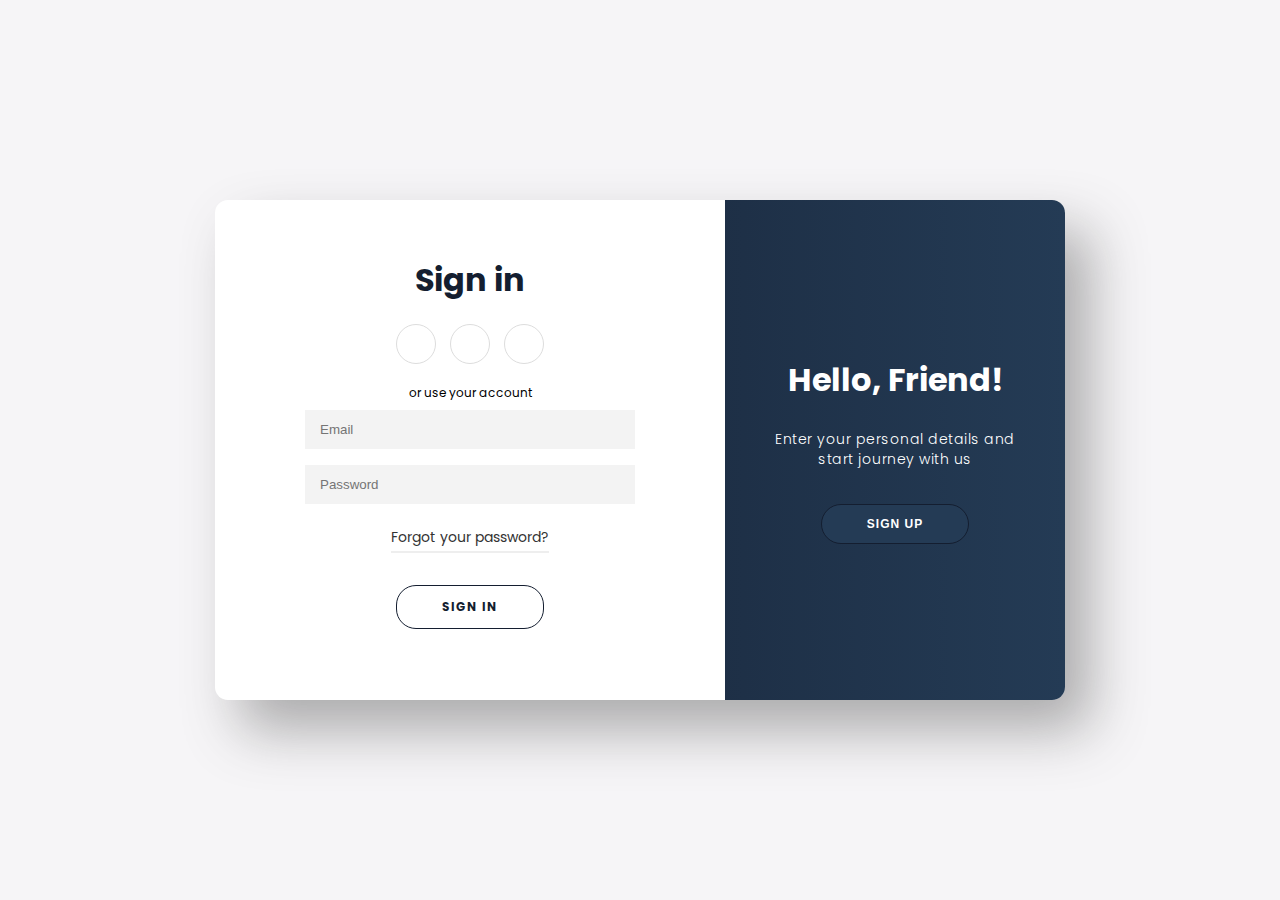
<file: index.html>
<!DOCTYPE html>
<html lang="en">
  <head>
    <meta charset="UTF-8" />
    <meta http-equiv="X-UA-Compatible" content="IE=edge" />
    <meta name="viewport" content="width=device-width, initial-scale=1.0" />
    <title>Sign in || Sign up from</title>

    <link
      rel="stylesheet"
      href="https://cdnjs.cloudflare.com/ajax/libs/font-awesome/6.1.1/css/all.min.css"
      integrity="sha512-KfkfwYDsLkIlwQp6LFnl8zNdLGxu9YAA1QvwINks4PhcElQSvqcyVLLD9aMhXd13uQjoXtEKNosOWaZqXgel0g=="
      crossorigin="anonymous"
      referrerpolicy="no-referrer"
    />

    <link rel="stylesheet" href="style.css" />
  </head>
  <body>
    <div class="container" id="container">
      <div class="form-container sign-up-container">
        <form action="#">
          <h1>Create Account</h1>
          <div class="social-container">
            <a href="#" class="social"><i class="fab fa-facebook-f"></i></a>
            <a href="#" class="social"><i class="fab fa-google-plus-g"></i></a>
            <a href="#" class="social"><i class="fab fa-linkedin-in"></i></a>
          </div>
          <span>or use your email for registration</span>
          <div class="infield">
            <input type="text" placeholder="Name" />
            <label></label>
          </div>
          <div class="infield">
            <input type="email" placeholder="Email" name="email" />
            <label></label>
          </div>
          <div class="infield">
            <input type="password" placeholder="Password" />
            <label></label>
          </div>
          <button>Sign Up</button>
        </form>
      </div>
      <div class="form-container sign-in-container">
        <form action="#">
          <h1>Sign in</h1>
          <div class="social-container">
            <a href="#" class="social"><i class="fab fa-facebook-f"></i></a>
            <a href="#" class="social"><i class="fab fa-google-plus-g"></i></a>
            <a href="#" class="social"><i class="fab fa-linkedin-in"></i></a>
          </div>
          <span>or use your account</span>
          <div class="infield">
            <input type="email" placeholder="Email" id="ed" />
            <label></label>
          </div>
          <div class="infield">
            <input type="password" placeholder="Password" id="pass" />
            <label></label>
          </div>
          <a href="#" class="forgot">Forgot your password?</a>
          <a href="#" onclick="login()" id="sign">Sign In</a>
        </form>
      </div>
      <div class="overlay-container" id="overlayCon">
        <div class="overlay">
          <div class="overlay-panel overlay-left">
            <h1>Welcome Back!</h1>
            <p>
              To keep connected with us please login with your personal info
            </p>
            <button>Sign In</button>
          </div>
          <div class="overlay-panel overlay-right">
            <h1>Hello, Friend!</h1>
            <p>Enter your personal details and start journey with us</p>
            <button>Sign Up</button>
          </div>
        </div>
        <button id="overlayBtn"></button>
      </div>
    </div>
    <script>
      const container = document.getElementById("container");
      const overlayCon = document.getElementById("overlayCon");
      const overlayBtn = document.getElementById("overlayBtn");

      overlayBtn.addEventListener("click", () => {
        container.classList.toggle("right-panel-active");

        overlayBtn.classList.remove("btnScaled");
        window.requestAnimationFrame(() => {
          overlayBtn.classList.add("btnScaled");
        });
      });
      function login() {
        let email = document.getElementById("ed").value;
        
        let password2 = document.getElementById("pass").value;

        let ackEmail = "aditya1234@gmail.com";
        let password = "testing1234";

        if (email == ackEmail && password2 == password) {
          window.location.href = "info.html";
        }
      }
    </script>
  </body>
</html>
</file>
<file: style.css>
@import url("https://fonts.googleapis.com/css2?family=Poppins:wght@100;200;300;400;500;600;700;800;900&display=swap");

* {
  padding: 0px;
  margin: 0px;
  box-sizing: border-box;
}

:root {
  --linear-grad: linear-gradient(to right, #141e30, #243b55);
  --grad-clr1: #141e30;
  --grad-clr2: #243b55;
}

body {
  height: 100vh;
  background: #f6f5f7;
  display: grid;
  place-content: center;
  font-family: "Poppins", sans-serif;
}
.container {
  position: relative;
  width: 850px;
  height: 500px;
  background-color: #fff;
  box-shadow: 25px 30px 55px #5557;
  border-radius: 13px;
  overflow: hidden;
}

.form-container {
  position: absolute;
  width: 60%;
  height: 100%;
  padding: 0px 40px;
  transition: all 0.6s ease-in-out;
}

.sign-up-container {
  opacity: 0;
  z-index: 1;
}
.sign-in-container {
  z-index: 2;
}
form {
  height: 100%;
  display: flex;
  flex-direction: column;
  align-items: center;
  justify-content: center;
  padding: 0px 50px;
}
h1 {
  color: var(--grad-clr1);
}
.social-container {
  margin: 20px 0px;
}
.social-container a {
  border: 1px solid #ddd;
  border-radius: 50%;
  display: inline-flex;
  justify-content: center;
  align-items: center;
  margin: 0px 5px;
  height: 40px;
  width: 40px;
}
span {
  font-size: 12px;
}
.infield {
  position: relative;
  margin: 8px 0px;
  width: 100%;
}
input {
  width: 100%;
  padding: 12px 15px;
  background-color: #f3f3f3;
  border: none;
  outline: none;
}
label {
  position: absolute;
  left: 50%;
  top: 100%;
  transform: translateX(-50%);
  width: 0%;
  height: 2px;
  background: var(--linear-grad);
  transition: 0.3s;
}
input:focus ~ label {
  width: 100%;
}
a {
  color: #333;
  font-size: 14px;
  text-decoration: none;
  margin: 15px 0px;
}
a.forgot {
  padding-bottom: 3px;
  border-bottom: 2px solid #eee;
}
button {
  border-radius: 20px;
  border: 1px solid var(--grad-clr1);
  background: var(--grad-clr2);
  color: #fff;
  font-size: 12px;
  font-weight: bold;
  padding: 12px 45px;
  letter-spacing: 1px;
  text-transform: uppercase;
}
#sign {
  border-radius: 20px;
  border: 1px solid var(--grad-clr1);
  background: var(--grad-clr2);
  color: #fff;
  font-size: 12px;
  font-weight: bold;
  padding: 12px 45px;
  letter-spacing: 1px;
  text-transform: uppercase;
  margin-top: 17px;
  transition: 80ms ease-in;
  background: #fff;
  color: var(--grad-clr1);
}
.form-container button {
  margin-top: 17px;
  transition: 80ms ease-in;
}
.form-container button:hover {
  background: #fff;
  color: var(--grad-clr1);
}
.overlay-container {
  position: absolute;
  top: 0;
  left: 60%;
  width: 40%;
  height: 100%;
  overflow: hidden;
  transition: transform 0.6s ease-in-out;
  z-index: 9;
}
#overlayBtn {
  cursor: pointer;
  position: absolute;
  left: 50%;
  top: 304px;
  transform: translateX(-50%);
  width: 100.67%;
  height: 40px;
  border: 1px #fff;
  background: transparent;
  border-radius: 20px;
}
.overlay {
  position: relative;
  background: var(--linear-grad);
  color: #fff;
  left: -150%;
  height: 100%;
  width: 250%;
  transition: transform 0.6s ease-in-out;
}
.overlay-panel {
  position: absolute;
  display: flex;
  align-items: center;
  justify-content: center;
  flex-direction: column;
  padding: 0px 40px;
  text-align: center;
  height: 100%;
  width: 340px;
  transition: 0.6s ease-in-out;
}
.overlay-left {
  right: 60%;
  transform: translateX(-12%);
}
.overlay-right {
  right: 0;
  transform: translateX(0%);
}
.overlay-panel h1 {
  color: #fff;
}
p {
  font-size: 14px;
  font-weight: 300;
  line-height: 20px;
  letter-spacing: 0.5px;
  margin: 25px 0px 35px;
}
.overlay-pane button {
  border: none;
  background-color: transparent;
}
.right-panel-active .overlay-container {
  transform: translateX(-150%);
}
.right-panel-active .overlay {
  transform: translateX(50%);
}
.right-panel-active .overlay-left {
  transform: translateX(25%);
}
.right-panel-active .overlay-right {
  transform: translateX(35%);
}
.right-panel-active .sign-in-container {
  transform: translateX(20%);
  opacity: 0;
}
.right-panel-active .sign-up-container {
  transform: translateX(66.7%);
  opacity: 1;
  z-index: 5;
  animation: show 0.6s;
}
@keyframes show {
  0%,
  50% {
    opacity: 0;
    z-index: 1;
  }
  50.1%,
  100% {
    opacity: 1;
    z-index: 5;
  }
}
.btnScaled {
  animation: scaleBtn 0.6s;
}
@keyframes scaleBtn {
  0% {
    width: 143.67px;
  }
  50% {
    width: 150px;
  }
  100% {
    width: 143.67%;
  }
}
</file>
